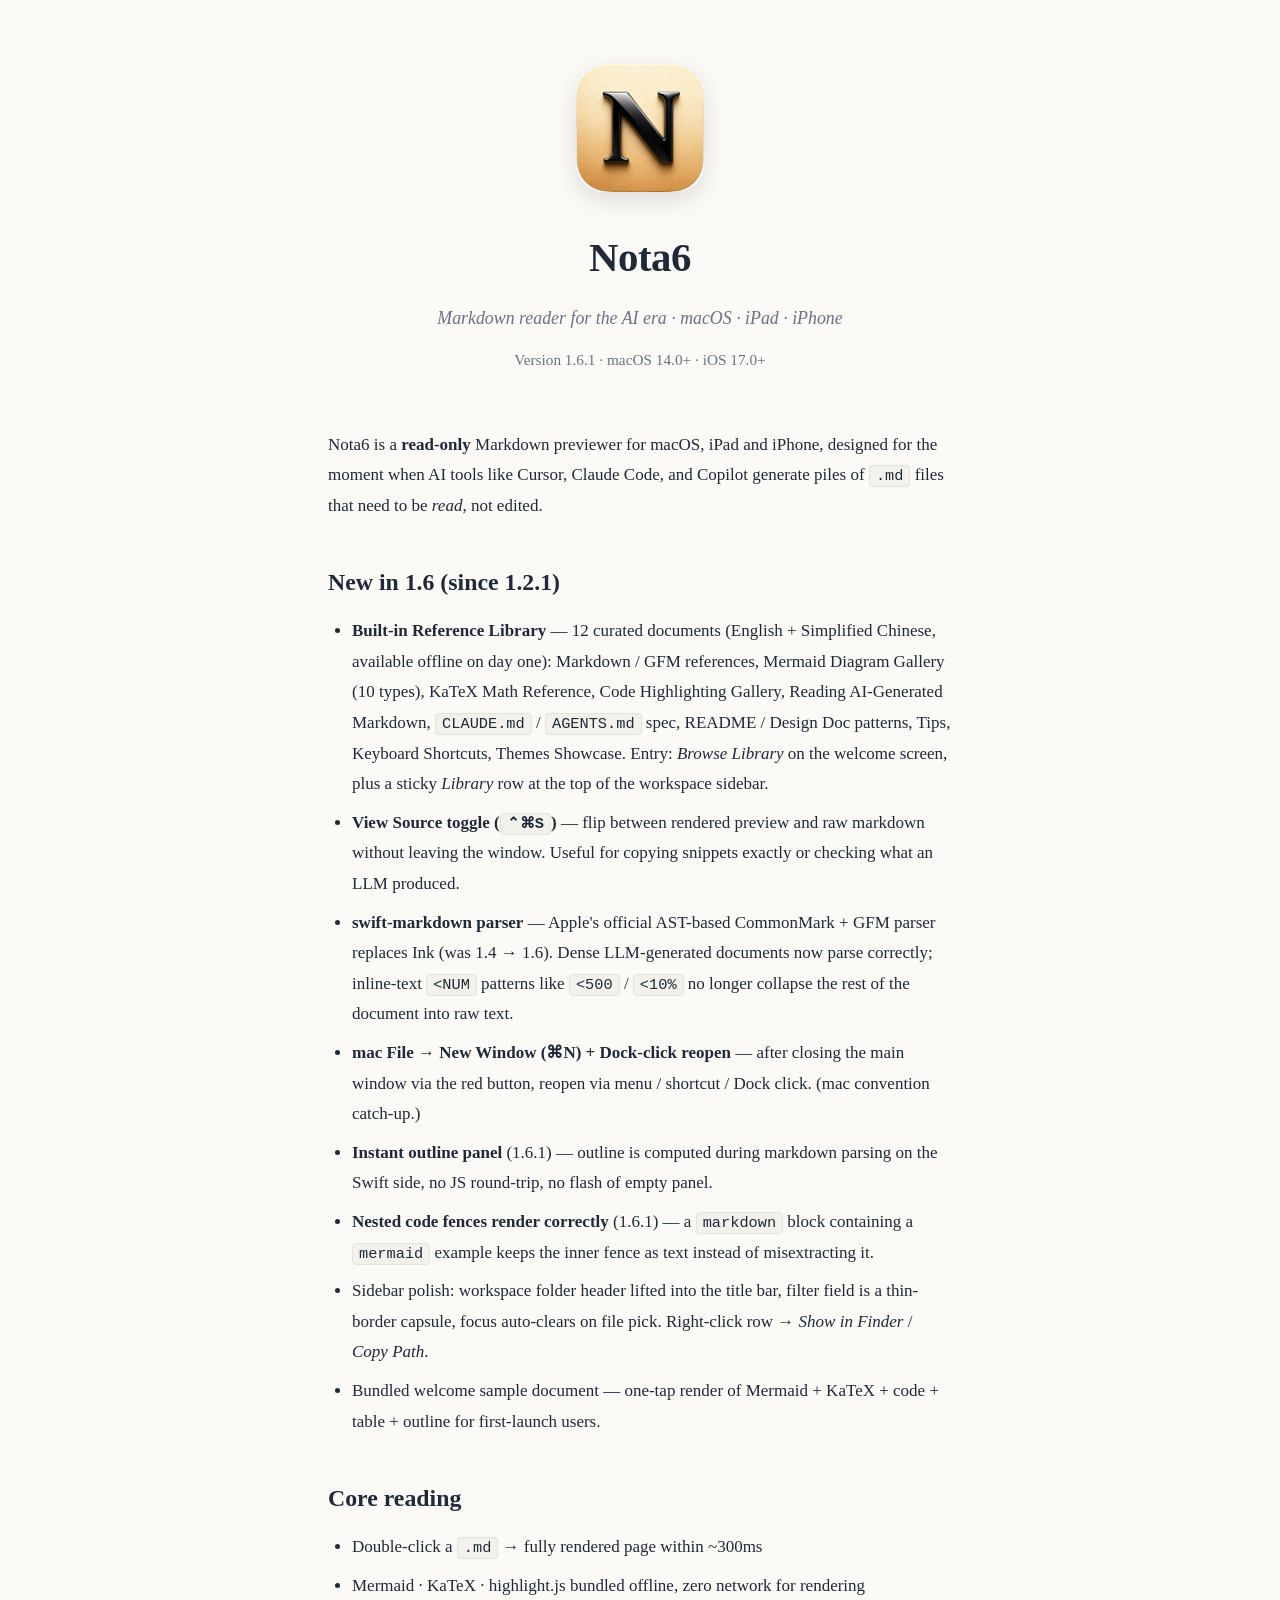
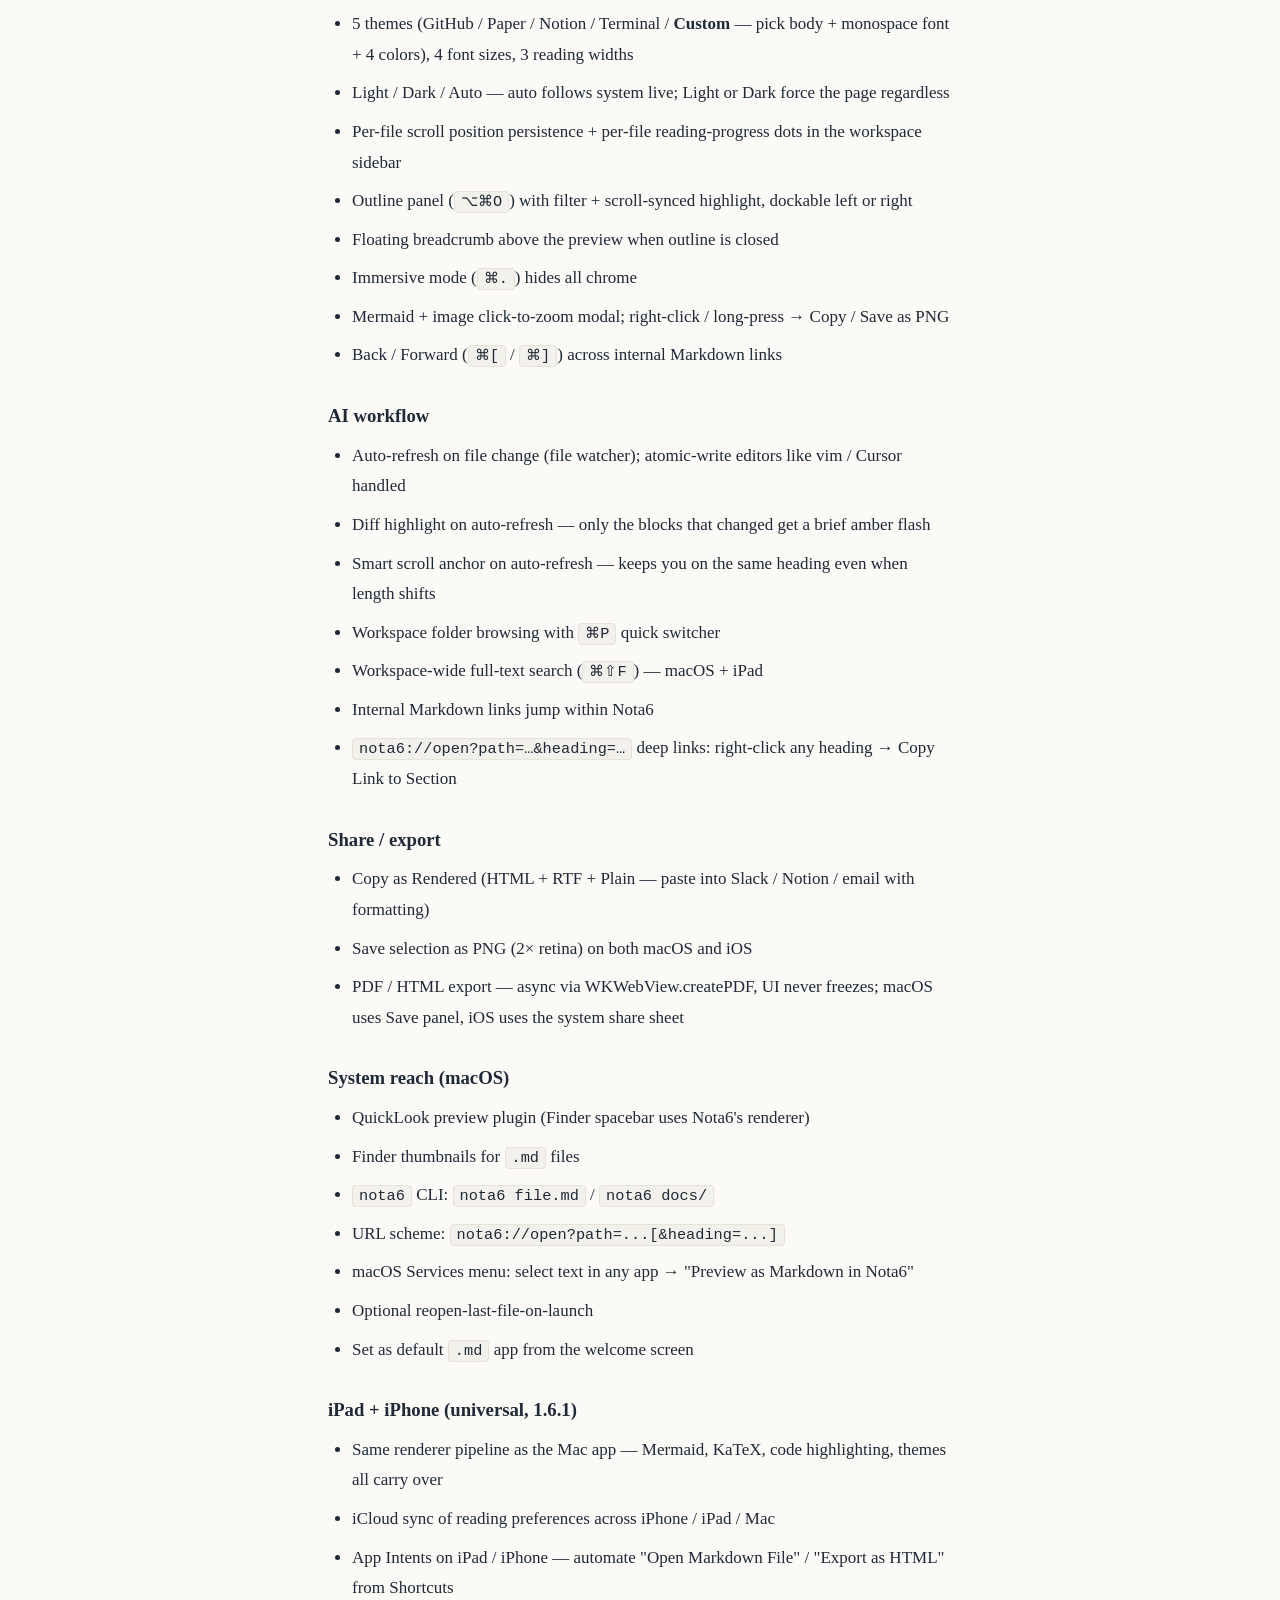
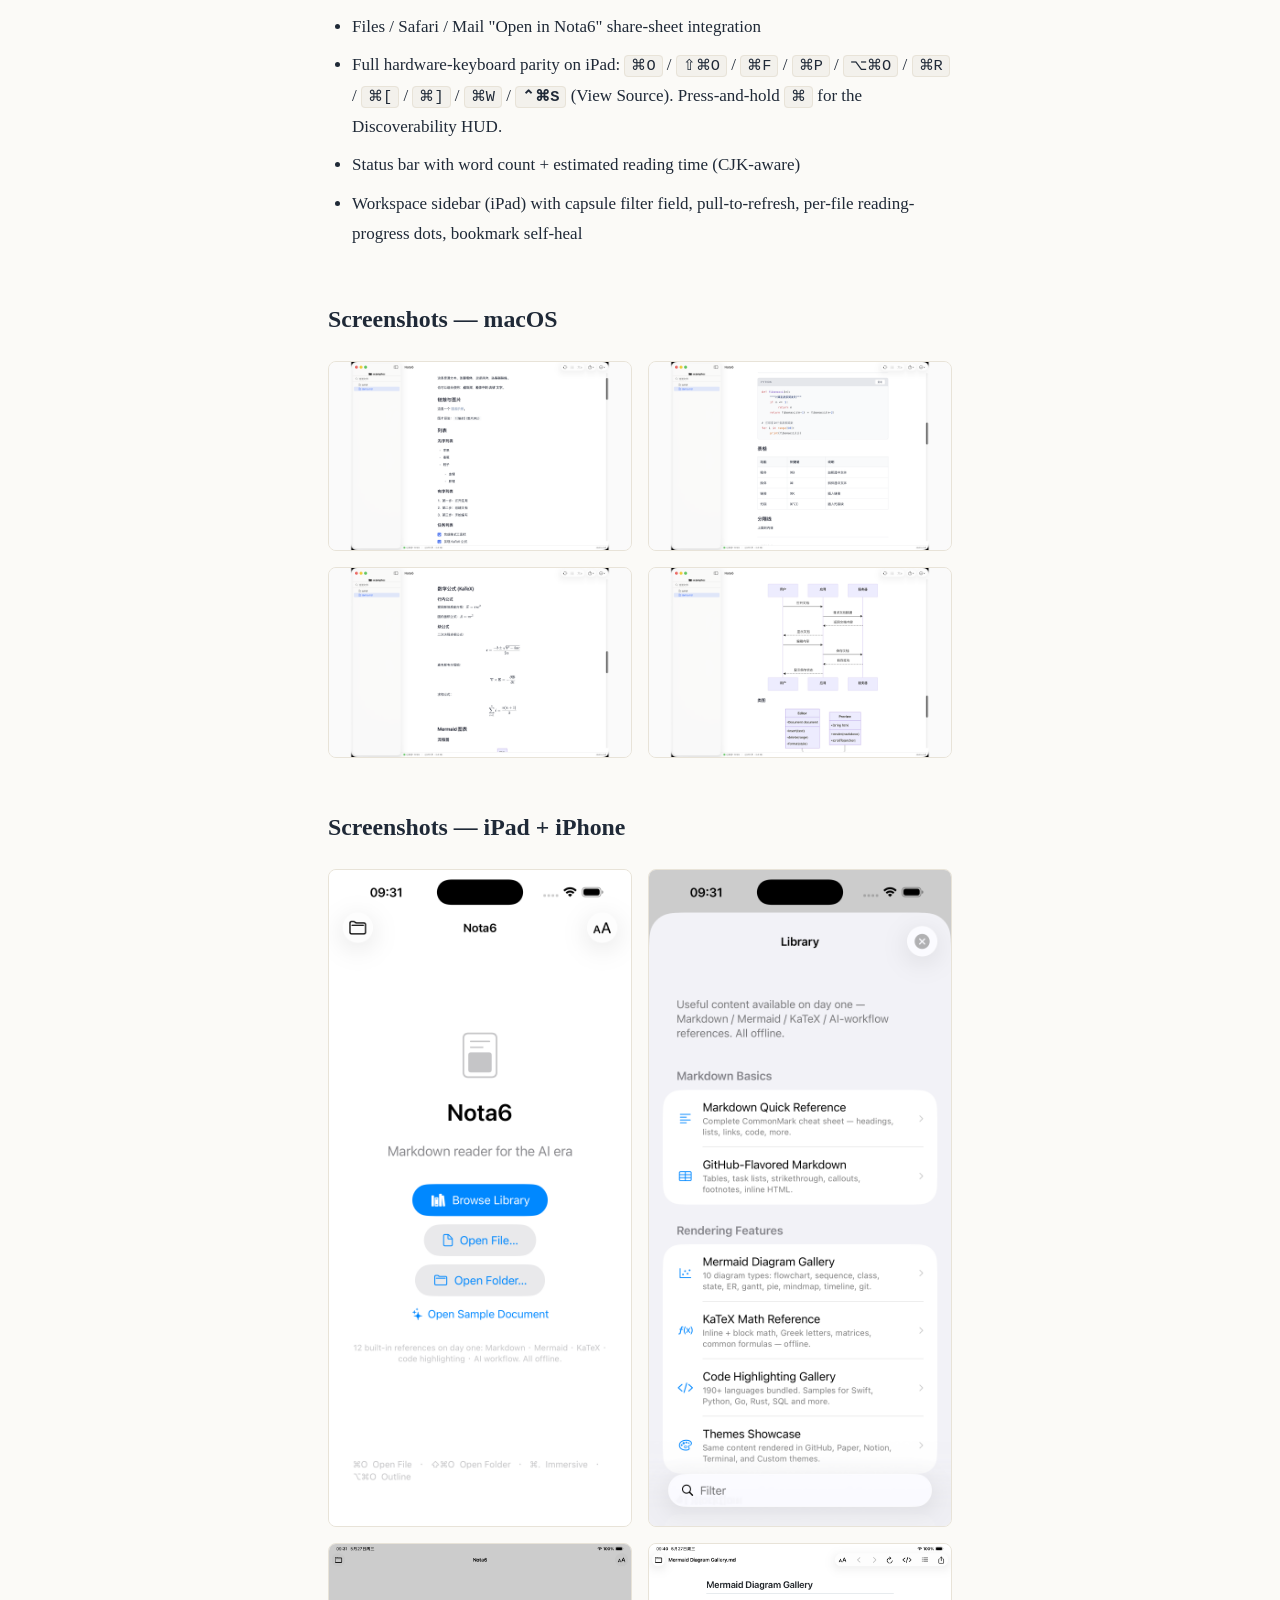
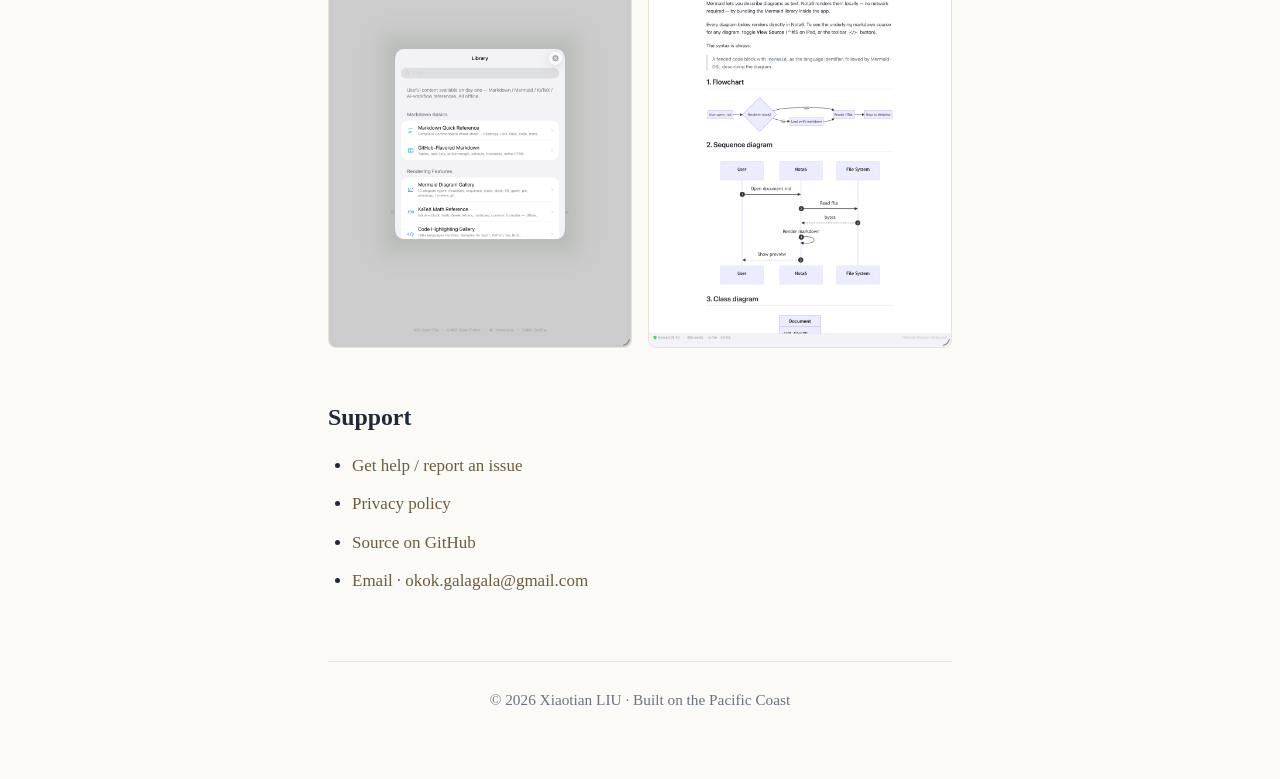
<file: index.html>
<!DOCTYPE html>
<html lang="en">
<head>
<meta charset="UTF-8">
<meta name="viewport" content="width=device-width, initial-scale=1">
<title>Nota6 — Markdown reader for the AI era</title>
<link rel="icon" type="image/png" href="favicon.png">
<link rel="apple-touch-icon" href="icon-128.png">
<meta property="og:title" content="Nota6 — Markdown reader for the AI era">
<meta property="og:description" content="Read-only Markdown previewer for macOS. Mermaid, KaTeX, code highlighting all built in. Built for AI-era workflows.">
<meta property="og:image" content="icon-512.png">
<link rel="stylesheet" href="style.css">
</head>
<body>
<main>
    <header class="hero">
        <img src="icon-128.png" alt="Nota6 icon" class="app-icon" width="128" height="128">
        <h1>Nota6</h1>
        <p class="tagline">Markdown reader for the AI era · macOS · iPad · iPhone</p>
        <p class="version">Version 1.6.1 · macOS 14.0+ · iOS 17.0+</p>
    </header>

    <section>
        <p>Nota6 is a <strong>read-only</strong> Markdown previewer for macOS, iPad
        and iPhone, designed for the moment when AI tools like Cursor, Claude Code,
        and Copilot generate piles of <code>.md</code> files that need to be
        <em>read</em>, not edited.</p>
    </section>

    <section>
        <h2>New in 1.6 (since 1.2.1)</h2>
        <ul>
            <li><strong>Built-in Reference Library</strong> — 12 curated documents
                (English + Simplified Chinese, available offline on day one):
                Markdown / GFM references, Mermaid Diagram Gallery (10 types),
                KaTeX Math Reference, Code Highlighting Gallery, Reading
                AI-Generated Markdown, <code>CLAUDE.md</code> / <code>AGENTS.md</code>
                spec, README / Design Doc patterns, Tips, Keyboard Shortcuts,
                Themes Showcase. Entry: <em>Browse Library</em> on the welcome
                screen, plus a sticky <em>Library</em> row at the top of the
                workspace sidebar.</li>
            <li><strong>View Source toggle (<code>⌃⌘S</code>)</strong> — flip
                between rendered preview and raw markdown without leaving the
                window. Useful for copying snippets exactly or checking what an
                LLM produced.</li>
            <li><strong>swift-markdown parser</strong> — Apple's official AST-based
                CommonMark + GFM parser replaces Ink (was 1.4 → 1.6). Dense
                LLM-generated documents now parse correctly; inline-text
                <code>&lt;NUM</code> patterns like <code>&lt;500</code> /
                <code>&lt;10%</code> no longer collapse the rest of the document
                into raw text.</li>
            <li><strong>mac File → New Window (⌘N) + Dock-click reopen</strong> —
                after closing the main window via the red button, reopen via
                menu / shortcut / Dock click. (mac convention catch-up.)</li>
            <li><strong>Instant outline panel</strong> (1.6.1) — outline is
                computed during markdown parsing on the Swift side, no JS
                round-trip, no flash of empty panel.</li>
            <li><strong>Nested code fences render correctly</strong> (1.6.1) — a
                <code>markdown</code> block containing a <code>mermaid</code>
                example keeps the inner fence as text instead of misextracting it.</li>
            <li>Sidebar polish: workspace folder header lifted into the title
                bar, filter field is a thin-border capsule, focus auto-clears
                on file pick. Right-click row → <em>Show in Finder</em> /
                <em>Copy Path</em>.</li>
            <li>Bundled welcome sample document — one-tap render of Mermaid +
                KaTeX + code + table + outline for first-launch users.</li>
        </ul>
    </section>

    <section>
        <h2>Core reading</h2>
        <ul>
            <li>Double-click a <code>.md</code> → fully rendered page within ~300ms</li>
            <li>Mermaid · KaTeX · highlight.js bundled offline, zero network for rendering</li>
            <li>5 themes (GitHub / Paper / Notion / Terminal / <strong>Custom</strong> — pick body + monospace font + 4 colors), 4 font sizes, 3 reading widths</li>
            <li>Light / Dark / Auto — auto follows system live; Light or Dark force the page regardless</li>
            <li>Per-file scroll position persistence + per-file reading-progress dots in the workspace sidebar</li>
            <li>Outline panel (<code>⌥⌘O</code>) with filter + scroll-synced highlight, dockable left or right</li>
            <li>Floating breadcrumb above the preview when outline is closed</li>
            <li>Immersive mode (<code>⌘.</code>) hides all chrome</li>
            <li>Mermaid + image click-to-zoom modal; right-click / long-press → Copy / Save as PNG</li>
            <li>Back / Forward (<code>⌘[</code> / <code>⌘]</code>) across internal Markdown links</li>
        </ul>

        <h3>AI workflow</h3>
        <ul>
            <li>Auto-refresh on file change (file watcher); atomic-write editors like vim / Cursor handled</li>
            <li>Diff highlight on auto-refresh — only the blocks that changed get a brief amber flash</li>
            <li>Smart scroll anchor on auto-refresh — keeps you on the same heading even when length shifts</li>
            <li>Workspace folder browsing with <code>⌘P</code> quick switcher</li>
            <li>Workspace-wide full-text search (<code>⌘⇧F</code>) — macOS + iPad</li>
            <li>Internal Markdown links jump within Nota6</li>
            <li><code>nota6://open?path=…&heading=…</code> deep links: right-click any heading → Copy Link to Section</li>
        </ul>

        <h3>Share / export</h3>
        <ul>
            <li>Copy as Rendered (HTML + RTF + Plain — paste into Slack / Notion / email with formatting)</li>
            <li>Save selection as PNG (2× retina) on both macOS and iOS</li>
            <li>PDF / HTML export — async via WKWebView.createPDF, UI never freezes; macOS uses Save panel, iOS uses the system share sheet</li>
        </ul>

        <h3>System reach (macOS)</h3>
        <ul>
            <li>QuickLook preview plugin (Finder spacebar uses Nota6's renderer)</li>
            <li>Finder thumbnails for <code>.md</code> files</li>
            <li><code>nota6</code> CLI: <code>nota6 file.md</code> / <code>nota6 docs/</code></li>
            <li>URL scheme: <code>nota6://open?path=...[&heading=...]</code></li>
            <li>macOS Services menu: select text in any app → "Preview as Markdown in Nota6"</li>
            <li>Optional reopen-last-file-on-launch</li>
            <li>Set as default <code>.md</code> app from the welcome screen</li>
        </ul>

        <h3>iPad + iPhone (universal, 1.6.1)</h3>
        <ul>
            <li>Same renderer pipeline as the Mac app — Mermaid, KaTeX, code highlighting, themes all carry over</li>
            <li>iCloud sync of reading preferences across iPhone / iPad / Mac</li>
            <li>App Intents on iPad / iPhone — automate "Open Markdown File" / "Export as HTML" from Shortcuts</li>
            <li>Files / Safari / Mail "Open in Nota6" share-sheet integration</li>
            <li>Full hardware-keyboard parity on iPad: <code>⌘O</code> / <code>⇧⌘O</code> / <code>⌘F</code> / <code>⌘P</code> / <code>⌥⌘O</code> / <code>⌘R</code> / <code>⌘[</code> / <code>⌘]</code> / <code>⌘W</code> / <strong><code>⌃⌘S</code></strong> (View Source). Press-and-hold <code>⌘</code> for the Discoverability HUD.</li>
            <li>Status bar with word count + estimated reading time (CJK-aware)</li>
            <li>Workspace sidebar (iPad) with capsule filter field, pull-to-refresh, per-file reading-progress dots, bookmark self-heal</li>
        </ul>
    </section>

    <section class="screenshots">
        <h2>Screenshots — macOS</h2>
        <div class="shot-grid">
            <a href="screenshots/screen-1.png"><img src="screenshots/screen-1.png" alt="Nota6 reading view"></a>
            <a href="screenshots/screen-2.png"><img src="screenshots/screen-2.png" alt="Outline panel"></a>
            <a href="screenshots/screen-3.png"><img src="screenshots/screen-3.png" alt="Mermaid diagram"></a>
            <a href="screenshots/screen-4.png"><img src="screenshots/screen-4.png" alt="Workspace browsing"></a>
        </div>
    </section>

    <section class="screenshots">
        <h2>Screenshots — iPad + iPhone</h2>
        <div class="shot-grid">
            <a href="screenshots-ios/iphone-welcome.png"><img src="screenshots-ios/iphone-welcome.png" alt="Nota6 on iPhone — welcome screen with Browse Library"></a>
            <a href="screenshots-ios/iphone-library.png"><img src="screenshots-ios/iphone-library.png" alt="Nota6 on iPhone — built-in Reference Library"></a>
            <a href="screenshots-ios/ipad-library.png"><img src="screenshots-ios/ipad-library.png" alt="Nota6 on iPad — built-in Reference Library"></a>
            <a href="screenshots-ios/ipad-mermaid.png"><img src="screenshots-ios/ipad-mermaid.png" alt="Nota6 on iPad — Mermaid Diagram Gallery from the Library, with View Source"></a>
        </div>
    </section>

    <section class="links">
        <h2>Support</h2>
        <ul>
            <li><a href="support.html">Get help / report an issue</a></li>
            <li><a href="privacy.html">Privacy policy</a></li>
            <li><a href="https://github.com/Coldplay-now/nota6">Source on GitHub</a></li>
            <li><a href="mailto:okok.galagala@gmail.com">Email · okok.galagala@gmail.com</a></li>
        </ul>
    </section>

    <footer>
        <p>© 2026 Xiaotian LIU · Built on the Pacific Coast</p>
    </footer>
</main>
</body>
</html>
</file>
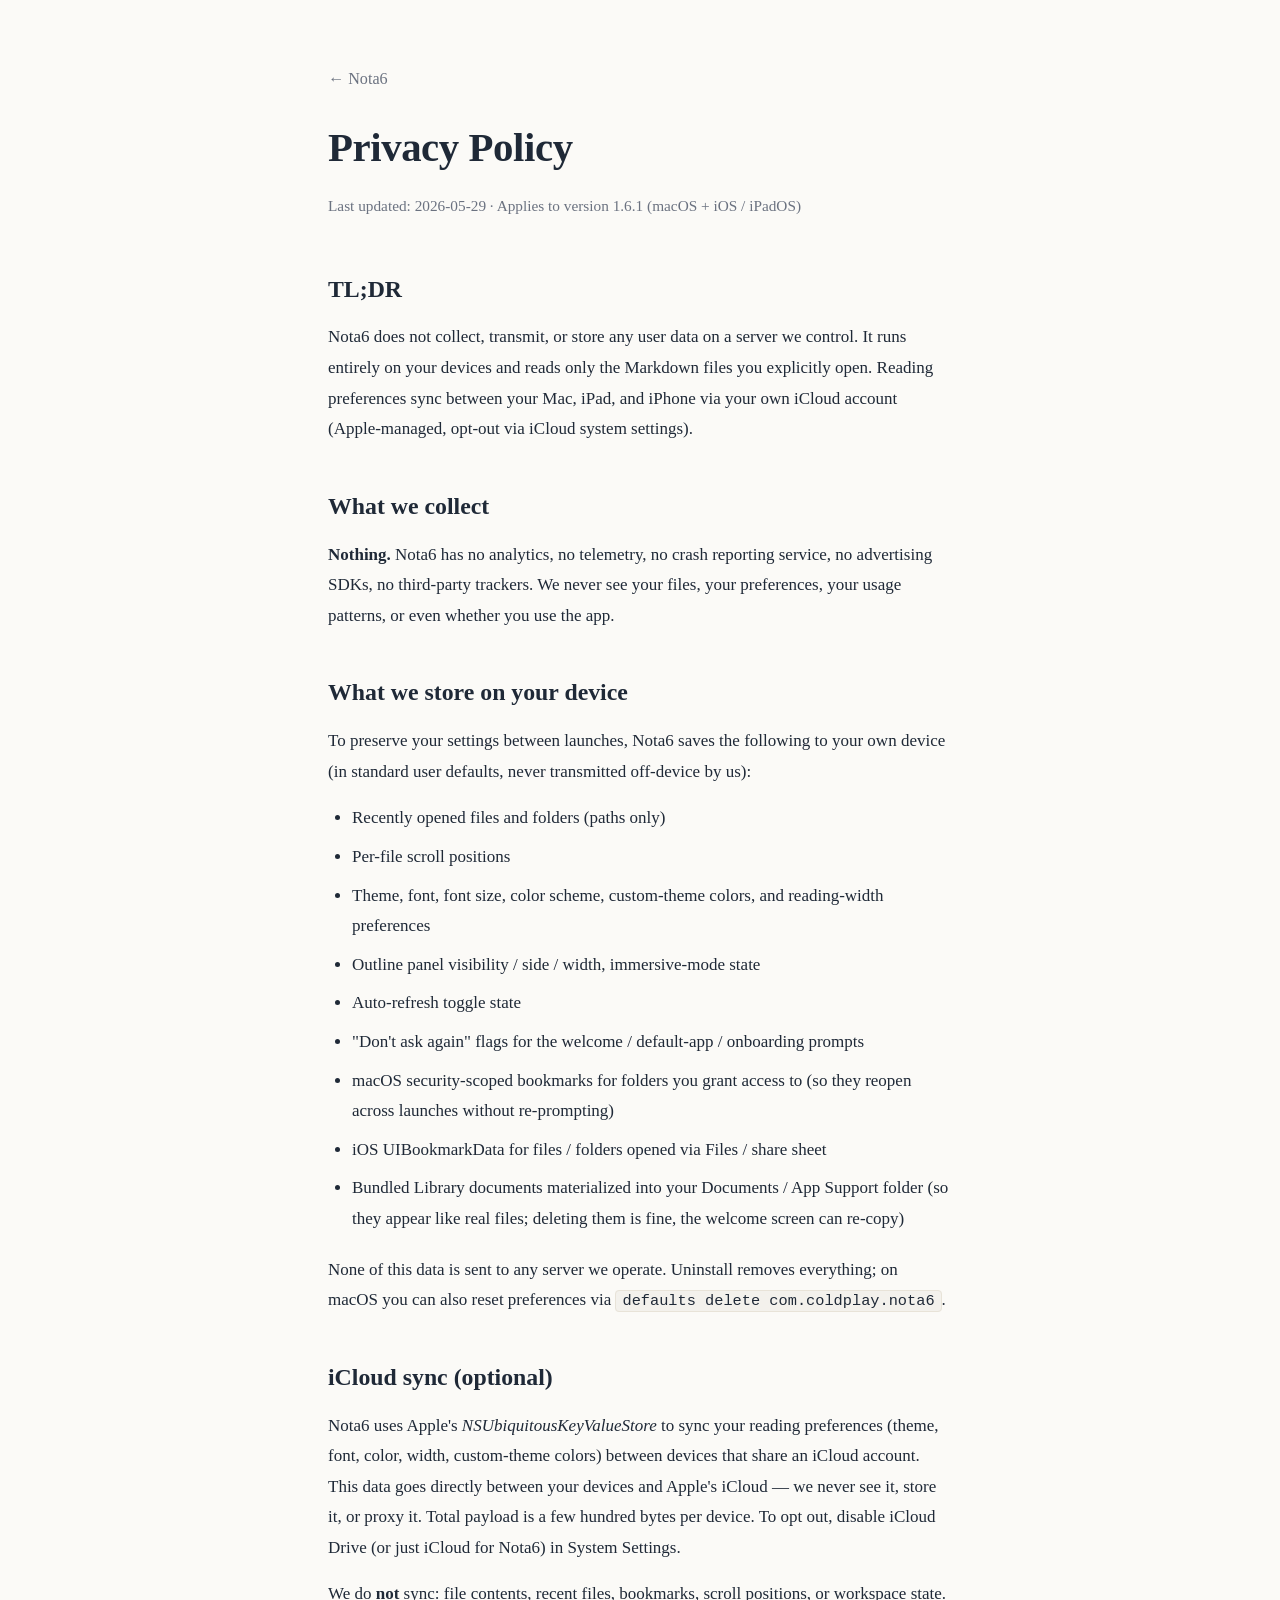
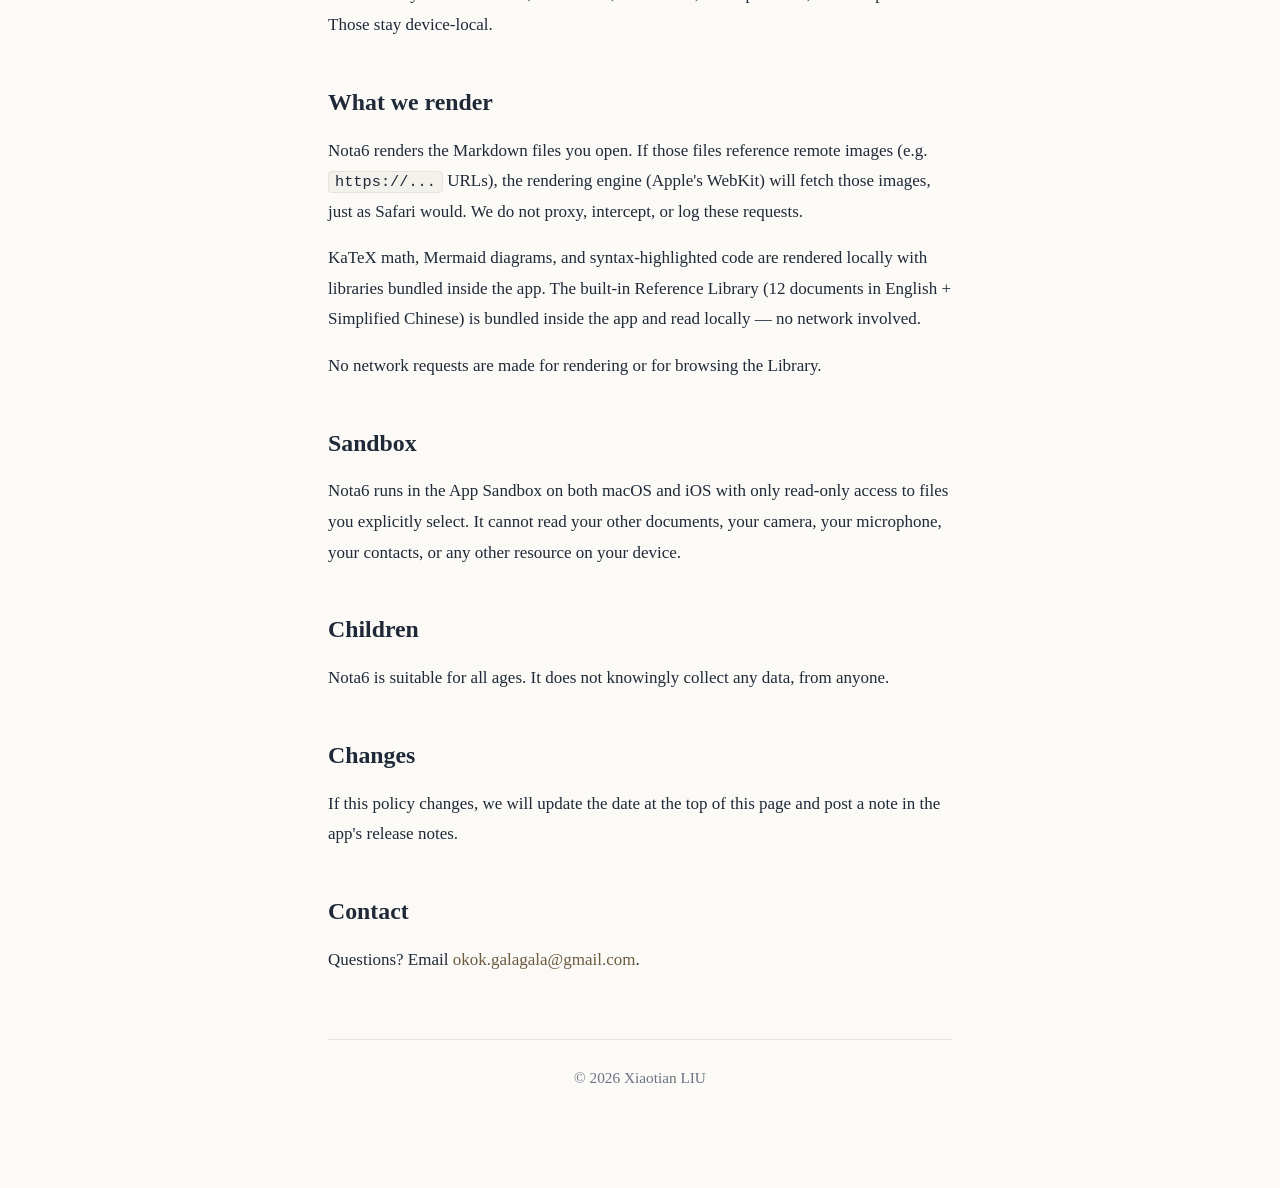
<file: privacy.html>
<!DOCTYPE html>
<html lang="en">
<head>
<meta charset="UTF-8">
<meta name="viewport" content="width=device-width, initial-scale=1">
<title>Privacy Policy — Nota6</title>
<link rel="icon" type="image/png" href="favicon.png">
<link rel="stylesheet" href="style.css">
</head>
<body>
<main>
    <header>
        <p class="back"><a href="index.html">← Nota6</a></p>
        <h1>Privacy Policy</h1>
        <p class="updated">Last updated: 2026-05-29 · Applies to version 1.6.1 (macOS + iOS / iPadOS)</p>
    </header>

    <section>
        <h2>TL;DR</h2>
        <p>Nota6 does not collect, transmit, or store any user data on a server we
        control. It runs entirely on your devices and reads only the Markdown files
        you explicitly open. Reading preferences sync between your Mac, iPad, and
        iPhone via your own iCloud account (Apple-managed, opt-out via iCloud system
        settings).</p>
    </section>

    <section>
        <h2>What we collect</h2>
        <p><strong>Nothing.</strong> Nota6 has no analytics, no telemetry, no crash
        reporting service, no advertising SDKs, no third-party trackers. We never
        see your files, your preferences, your usage patterns, or even whether you
        use the app.</p>
    </section>

    <section>
        <h2>What we store on your device</h2>
        <p>To preserve your settings between launches, Nota6 saves the following to
        your own device (in standard user defaults, never transmitted off-device by
        us):</p>
        <ul>
            <li>Recently opened files and folders (paths only)</li>
            <li>Per-file scroll positions</li>
            <li>Theme, font, font size, color scheme, custom-theme colors, and
                reading-width preferences</li>
            <li>Outline panel visibility / side / width, immersive-mode state</li>
            <li>Auto-refresh toggle state</li>
            <li>"Don't ask again" flags for the welcome / default-app / onboarding prompts</li>
            <li>macOS security-scoped bookmarks for folders you grant access to (so
                they reopen across launches without re-prompting)</li>
            <li>iOS UIBookmarkData for files / folders opened via Files / share
                sheet</li>
            <li>Bundled Library documents materialized into your Documents / App
                Support folder (so they appear like real files; deleting them is
                fine, the welcome screen can re-copy)</li>
        </ul>
        <p>None of this data is sent to any server we operate. Uninstall removes
        everything; on macOS you can also reset preferences via
        <code>defaults delete com.coldplay.nota6</code>.</p>
    </section>

    <section>
        <h2>iCloud sync (optional)</h2>
        <p>Nota6 uses Apple's <em>NSUbiquitousKeyValueStore</em> to sync your
        reading preferences (theme, font, color, width, custom-theme colors)
        between devices that share an iCloud account. This data goes directly
        between your devices and Apple's iCloud — we never see it, store it, or
        proxy it. Total payload is a few hundred bytes per device. To opt out,
        disable iCloud Drive (or just iCloud for Nota6) in System Settings.</p>
        <p>We do <strong>not</strong> sync: file contents, recent files,
        bookmarks, scroll positions, or workspace state. Those stay device-local.</p>
    </section>

    <section>
        <h2>What we render</h2>
        <p>Nota6 renders the Markdown files you open. If those files reference
        remote images (e.g. <code>https://...</code> URLs), the rendering engine
        (Apple's WebKit) will fetch those images, just as Safari would. We do not
        proxy, intercept, or log these requests.</p>
        <p>KaTeX math, Mermaid diagrams, and syntax-highlighted code are rendered
        locally with libraries bundled inside the app. The built-in Reference
        Library (12 documents in English + Simplified Chinese) is bundled inside
        the app and read locally — no network involved.</p>
        <p>No network requests are made for rendering or for browsing the Library.</p>
    </section>

    <section>
        <h2>Sandbox</h2>
        <p>Nota6 runs in the App Sandbox on both macOS and iOS with only read-only
        access to files you explicitly select. It cannot read your other documents,
        your camera, your microphone, your contacts, or any other resource on your
        device.</p>
    </section>

    <section>
        <h2>Children</h2>
        <p>Nota6 is suitable for all ages. It does not knowingly collect any data, from
        anyone.</p>
    </section>

    <section>
        <h2>Changes</h2>
        <p>If this policy changes, we will update the date at the top of this page and
        post a note in the app's release notes.</p>
    </section>

    <section>
        <h2>Contact</h2>
        <p>Questions? Email <a href="mailto:okok.galagala@gmail.com">okok.galagala@gmail.com</a>.</p>
    </section>

    <footer><p>© 2026 Xiaotian LIU</p></footer>
</main>
</body>
</html>
</file>
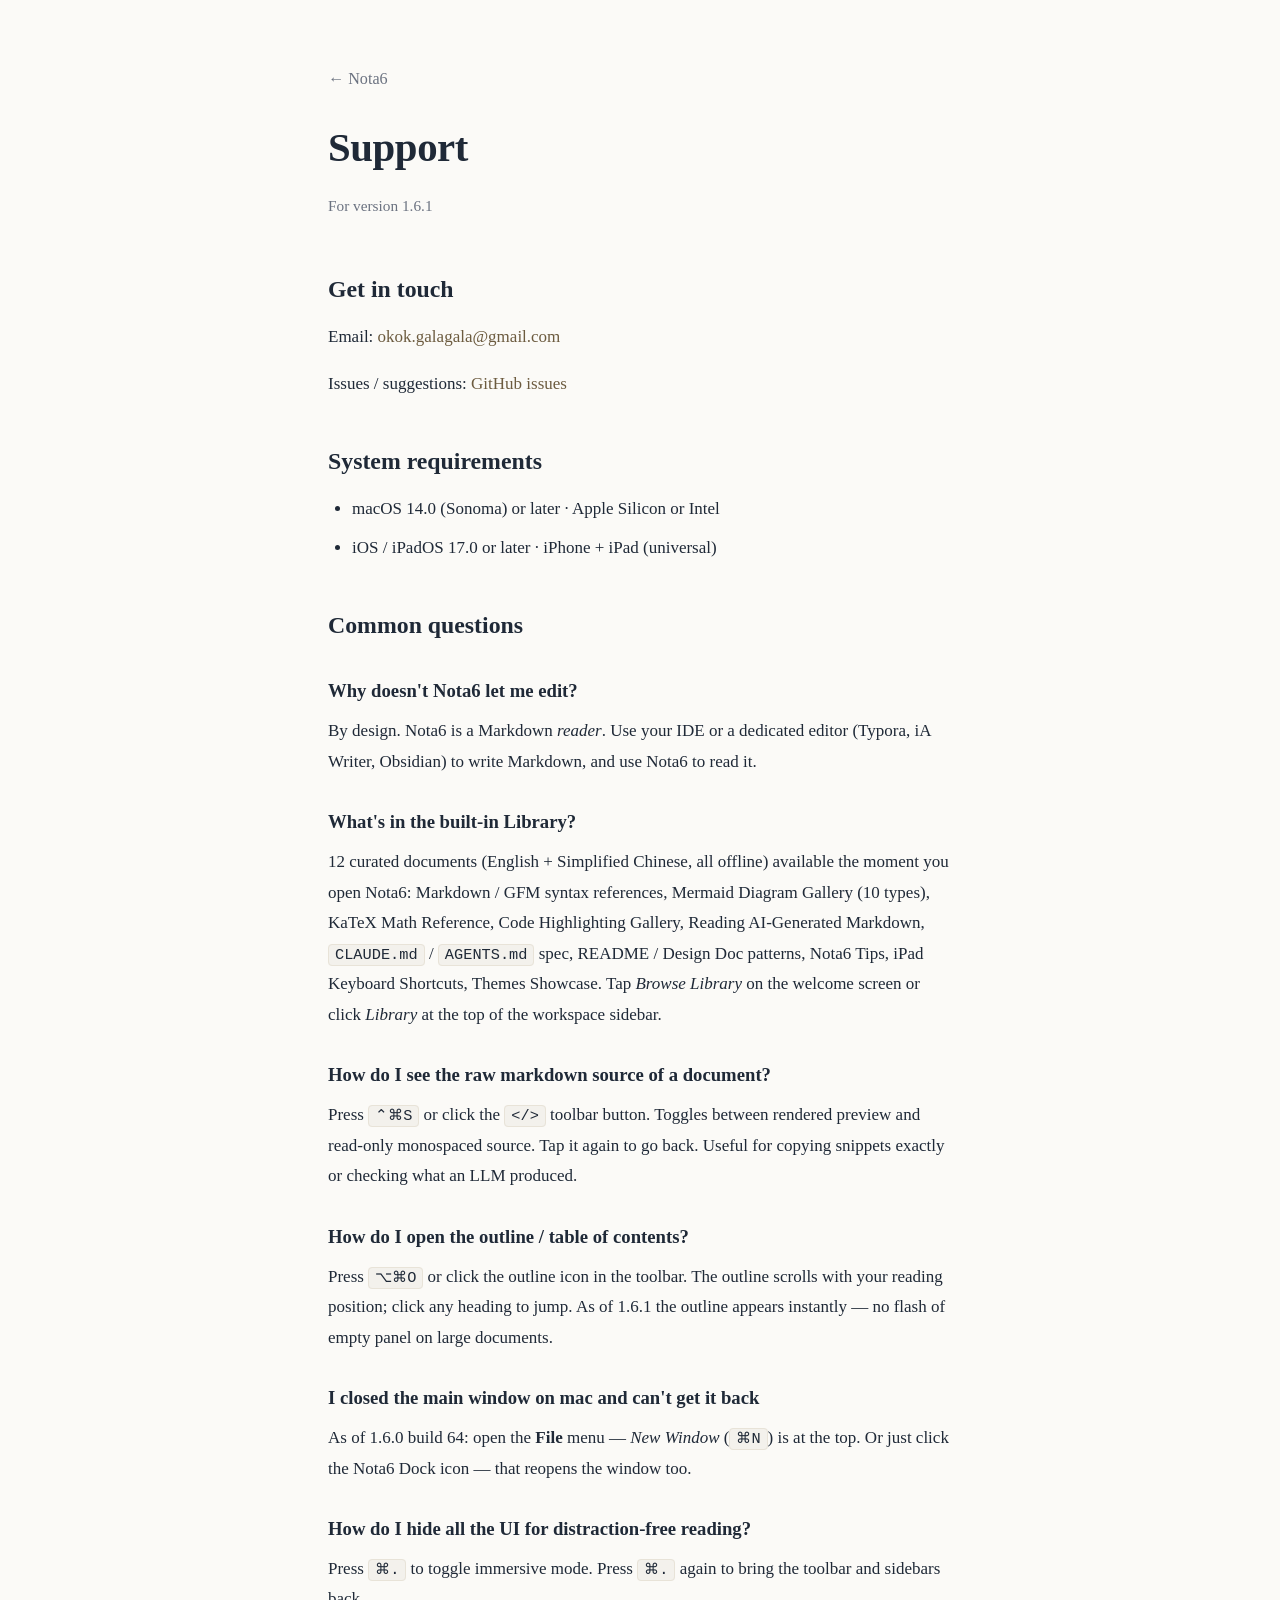
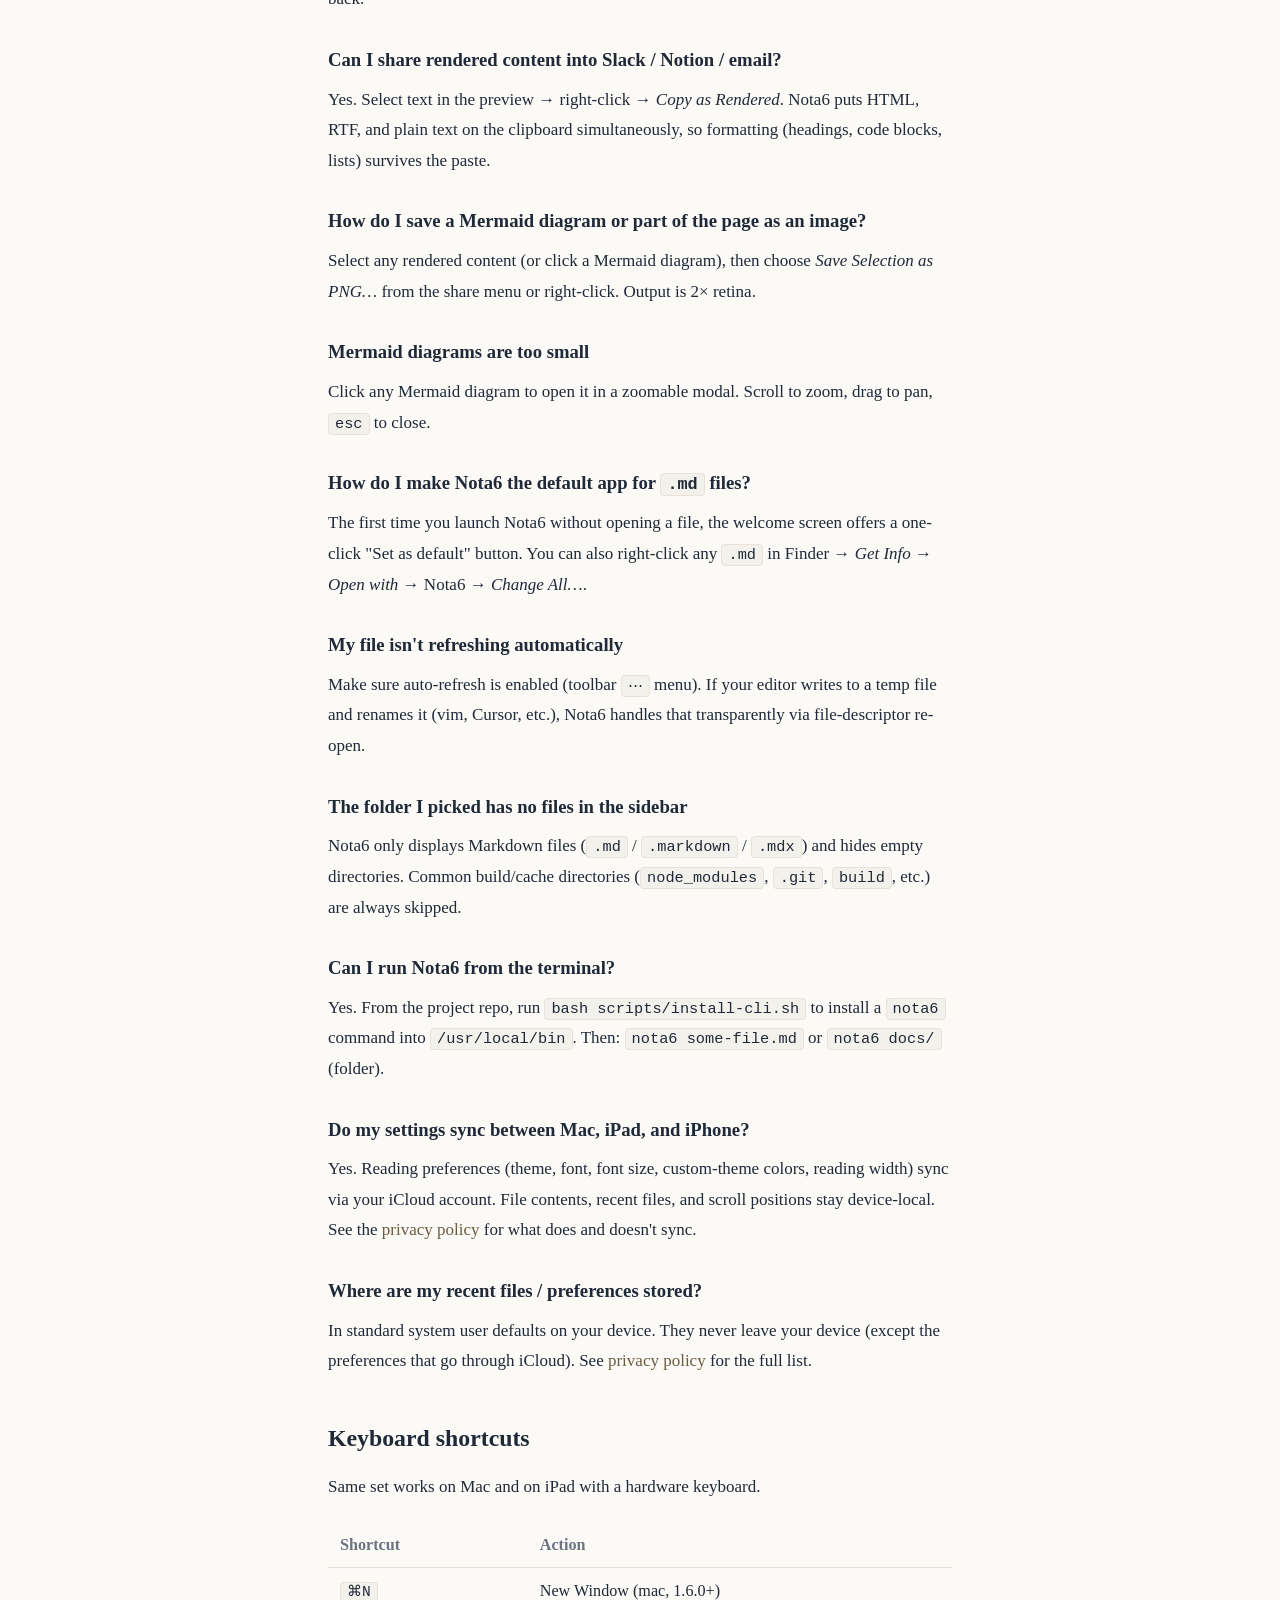
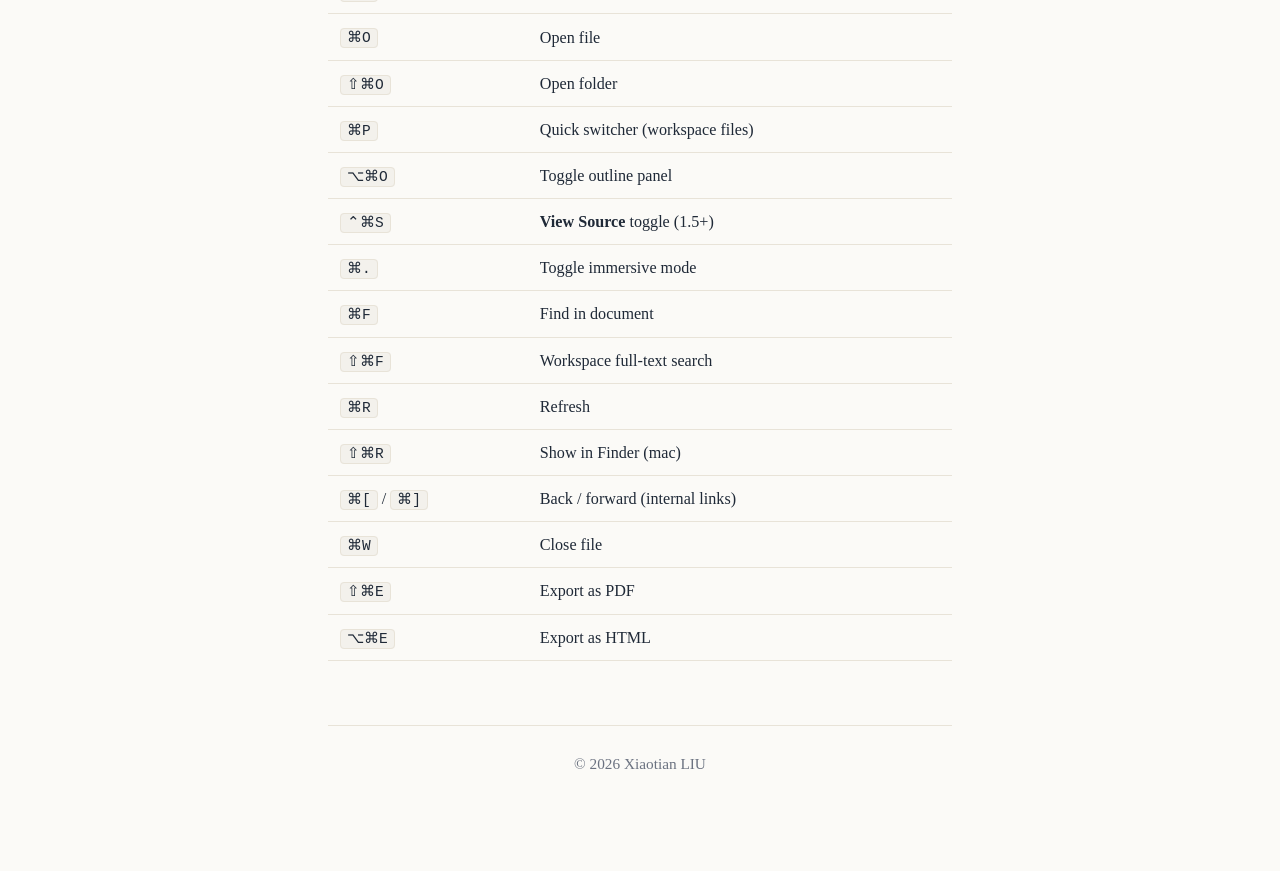
<file: support.html>
<!DOCTYPE html>
<html lang="en">
<head>
<meta charset="UTF-8">
<meta name="viewport" content="width=device-width, initial-scale=1">
<title>Support — Nota6</title>
<link rel="icon" type="image/png" href="favicon.png">
<link rel="stylesheet" href="style.css">
</head>
<body>
<main>
    <header>
        <p class="back"><a href="index.html">← Nota6</a></p>
        <h1>Support</h1>
        <p class="updated">For version 1.6.1</p>
    </header>

    <section>
        <h2>Get in touch</h2>
        <p>Email: <a href="mailto:okok.galagala@gmail.com">okok.galagala@gmail.com</a></p>
        <p>Issues / suggestions:
            <a href="https://github.com/Coldplay-now/nota6/issues">GitHub issues</a></p>
    </section>

    <section>
        <h2>System requirements</h2>
        <ul>
            <li>macOS 14.0 (Sonoma) or later · Apple Silicon or Intel</li>
            <li>iOS / iPadOS 17.0 or later · iPhone + iPad (universal)</li>
        </ul>
    </section>

    <section>
        <h2>Common questions</h2>

        <h3>Why doesn't Nota6 let me edit?</h3>
        <p>By design. Nota6 is a Markdown <em>reader</em>. Use your IDE or a dedicated
        editor (Typora, iA Writer, Obsidian) to write Markdown, and use Nota6 to read it.</p>

        <h3>What's in the built-in Library?</h3>
        <p>12 curated documents (English + Simplified Chinese, all offline) available
        the moment you open Nota6: Markdown / GFM syntax references, Mermaid Diagram
        Gallery (10 types), KaTeX Math Reference, Code Highlighting Gallery, Reading
        AI-Generated Markdown, <code>CLAUDE.md</code> / <code>AGENTS.md</code> spec,
        README / Design Doc patterns, Nota6 Tips, iPad Keyboard Shortcuts, Themes
        Showcase. Tap <em>Browse Library</em> on the welcome screen or click
        <em>Library</em> at the top of the workspace sidebar.</p>

        <h3>How do I see the raw markdown source of a document?</h3>
        <p>Press <code>⌃⌘S</code> or click the <code>&lt;/&gt;</code> toolbar button.
        Toggles between rendered preview and read-only monospaced source. Tap it
        again to go back. Useful for copying snippets exactly or checking what an
        LLM produced.</p>

        <h3>How do I open the outline / table of contents?</h3>
        <p>Press <code>⌥⌘O</code> or click the outline icon in the toolbar. The outline
        scrolls with your reading position; click any heading to jump. As of 1.6.1
        the outline appears instantly — no flash of empty panel on large documents.</p>

        <h3>I closed the main window on mac and can't get it back</h3>
        <p>As of 1.6.0 build 64: open the <strong>File</strong> menu — <em>New
        Window</em> (<code>⌘N</code>) is at the top. Or just click the Nota6 Dock
        icon — that reopens the window too.</p>

        <h3>How do I hide all the UI for distraction-free reading?</h3>
        <p>Press <code>⌘.</code> to toggle immersive mode. Press <code>⌘.</code> again
        to bring the toolbar and sidebars back.</p>

        <h3>Can I share rendered content into Slack / Notion / email?</h3>
        <p>Yes. Select text in the preview → right-click → <em>Copy as Rendered</em>.
        Nota6 puts HTML, RTF, and plain text on the clipboard simultaneously, so
        formatting (headings, code blocks, lists) survives the paste.</p>

        <h3>How do I save a Mermaid diagram or part of the page as an image?</h3>
        <p>Select any rendered content (or click a Mermaid diagram), then choose
        <em>Save Selection as PNG…</em> from the share menu or right-click. Output
        is 2× retina.</p>

        <h3>Mermaid diagrams are too small</h3>
        <p>Click any Mermaid diagram to open it in a zoomable modal. Scroll to zoom,
        drag to pan, <code>esc</code> to close.</p>

        <h3>How do I make Nota6 the default app for <code>.md</code> files?</h3>
        <p>The first time you launch Nota6 without opening a file, the welcome
        screen offers a one-click "Set as default" button. You can also right-click
        any <code>.md</code> in Finder → <em>Get Info</em> → <em>Open with</em> → Nota6
        → <em>Change All…</em>.</p>

        <h3>My file isn't refreshing automatically</h3>
        <p>Make sure auto-refresh is enabled (toolbar <code>⋯</code> menu). If your
        editor writes to a temp file and renames it (vim, Cursor, etc.), Nota6 handles
        that transparently via file-descriptor re-open.</p>

        <h3>The folder I picked has no files in the sidebar</h3>
        <p>Nota6 only displays Markdown files (<code>.md</code> /
        <code>.markdown</code> / <code>.mdx</code>) and hides empty directories.
        Common build/cache directories (<code>node_modules</code>, <code>.git</code>,
        <code>build</code>, etc.) are always skipped.</p>

        <h3>Can I run Nota6 from the terminal?</h3>
        <p>Yes. From the project repo, run <code>bash scripts/install-cli.sh</code> to
        install a <code>nota6</code> command into <code>/usr/local/bin</code>. Then:
        <code>nota6 some-file.md</code> or <code>nota6 docs/</code> (folder).</p>

        <h3>Do my settings sync between Mac, iPad, and iPhone?</h3>
        <p>Yes. Reading preferences (theme, font, font size, custom-theme colors,
        reading width) sync via your iCloud account. File contents, recent files,
        and scroll positions stay device-local. See the
        <a href="privacy.html">privacy policy</a> for what does and doesn't sync.</p>

        <h3>Where are my recent files / preferences stored?</h3>
        <p>In standard system user defaults on your device. They never leave your
        device (except the preferences that go through iCloud). See
        <a href="privacy.html">privacy policy</a> for the full list.</p>
    </section>

    <section>
        <h2>Keyboard shortcuts</h2>
        <p>Same set works on Mac and on iPad with a hardware keyboard.</p>
        <table>
            <thead>
                <tr><th>Shortcut</th><th>Action</th></tr>
            </thead>
            <tbody>
                <tr><td><code>⌘N</code></td><td>New Window (mac, 1.6.0+)</td></tr>
                <tr><td><code>⌘O</code></td><td>Open file</td></tr>
                <tr><td><code>⇧⌘O</code></td><td>Open folder</td></tr>
                <tr><td><code>⌘P</code></td><td>Quick switcher (workspace files)</td></tr>
                <tr><td><code>⌥⌘O</code></td><td>Toggle outline panel</td></tr>
                <tr><td><code>⌃⌘S</code></td><td><strong>View Source</strong> toggle (1.5+)</td></tr>
                <tr><td><code>⌘.</code></td><td>Toggle immersive mode</td></tr>
                <tr><td><code>⌘F</code></td><td>Find in document</td></tr>
                <tr><td><code>⇧⌘F</code></td><td>Workspace full-text search</td></tr>
                <tr><td><code>⌘R</code></td><td>Refresh</td></tr>
                <tr><td><code>⇧⌘R</code></td><td>Show in Finder (mac)</td></tr>
                <tr><td><code>⌘[</code> / <code>⌘]</code></td><td>Back / forward (internal links)</td></tr>
                <tr><td><code>⌘W</code></td><td>Close file</td></tr>
                <tr><td><code>⇧⌘E</code></td><td>Export as PDF</td></tr>
                <tr><td><code>⌥⌘E</code></td><td>Export as HTML</td></tr>
            </tbody>
        </table>
    </section>

    <footer><p>© 2026 Xiaotian LIU</p></footer>
</main>
</body>
</html>
</file>
<file: style.css>
:root {
    --bg: #FBFAF7;
    --fg: #1F2937;
    --secondary: #6B7280;
    --link: #6C5B3F;
    --border: #E8E3D8;
    --code-bg: #F3F1EC;
    --max-w: 680px;
}

@media (prefers-color-scheme: dark) {
    :root {
        --bg: #1C1B18;
        --fg: #EBE5D8;
        --secondary: #9A9384;
        --link: #B8A878;
        --border: #3A362C;
        --code-bg: #25241F;
    }
}

* { box-sizing: border-box; }

html, body {
    margin: 0;
    padding: 0;
    background: var(--bg);
    color: var(--fg);
    font-family: "Source Han Serif SC", "Noto Serif SC", "PT Serif",
                 Georgia, "Times New Roman", serif;
    line-height: 1.8;
    font-size: 17px;
    -webkit-font-smoothing: antialiased;
}

main {
    max-width: var(--max-w);
    margin: 0 auto;
    padding: 64px 28px 80px;
}

header {
    margin-bottom: 48px;
}

h1 {
    font-size: 2.4em;
    margin: 0 0 8px;
    font-weight: 700;
    letter-spacing: -0.01em;
}

h2 {
    font-size: 1.4em;
    margin-top: 40px;
    margin-bottom: 12px;
    font-weight: 700;
}

h3 {
    font-size: 1.1em;
    margin-top: 28px;
    margin-bottom: 8px;
    font-weight: 600;
}

p {
    margin: 0 0 16px;
}

.tagline {
    color: var(--secondary);
    font-size: 1.05em;
    font-style: italic;
}

.updated {
    color: var(--secondary);
    font-size: 0.9em;
}

.back a {
    color: var(--secondary);
    text-decoration: none;
    font-size: 0.95em;
}

.back a:hover {
    color: var(--link);
}

a {
    color: var(--link);
    text-decoration: none;
    border-bottom: 1px solid transparent;
    transition: border-color 0.15s;
}

a:hover {
    border-bottom-color: var(--link);
}

ul {
    padding-left: 24px;
    margin: 0 0 20px;
}

li {
    margin-bottom: 8px;
}

code {
    background: var(--code-bg);
    border: 1px solid var(--border);
    padding: 1px 6px;
    border-radius: 4px;
    font-family: "SF Mono", Menlo, monospace;
    font-size: 0.9em;
}

table {
    width: 100%;
    border-collapse: collapse;
    margin: 20px 0;
    font-size: 0.95em;
}

th, td {
    text-align: left;
    padding: 8px 12px;
    border-bottom: 1px solid var(--border);
}

th {
    font-weight: 600;
    color: var(--secondary);
}

footer {
    margin-top: 64px;
    padding-top: 24px;
    border-top: 1px solid var(--border);
    color: var(--secondary);
    font-size: 0.9em;
    text-align: center;
}

section.links {
    margin-top: 48px;
}

header.hero {
    text-align: center;
    margin-bottom: 56px;
}

header.hero .app-icon {
    width: 128px;
    height: 128px;
    border-radius: 28px;
    box-shadow: 0 8px 24px rgba(0, 0, 0, 0.12);
    margin-bottom: 18px;
}

header.hero h1 {
    margin-top: 0;
}

header.hero .version {
    color: var(--secondary);
    font-size: 0.9em;
    margin-top: -4px;
}

section.screenshots {
    margin-top: 48px;
}

.shot-grid {
    display: grid;
    grid-template-columns: repeat(2, 1fr);
    gap: 16px;
    margin-top: 20px;
}

.shot-grid a {
    border-bottom: none;
    display: block;
    line-height: 0;
}

.shot-grid img {
    width: 100%;
    height: auto;
    border-radius: 8px;
    border: 1px solid var(--border);
    transition: transform 0.2s, box-shadow 0.2s;
}

.shot-grid a:hover img {
    transform: translateY(-2px);
    box-shadow: 0 6px 18px rgba(0, 0, 0, 0.12);
}

@media (max-width: 560px) {
    .shot-grid {
        grid-template-columns: 1fr;
    }
}
</file>
